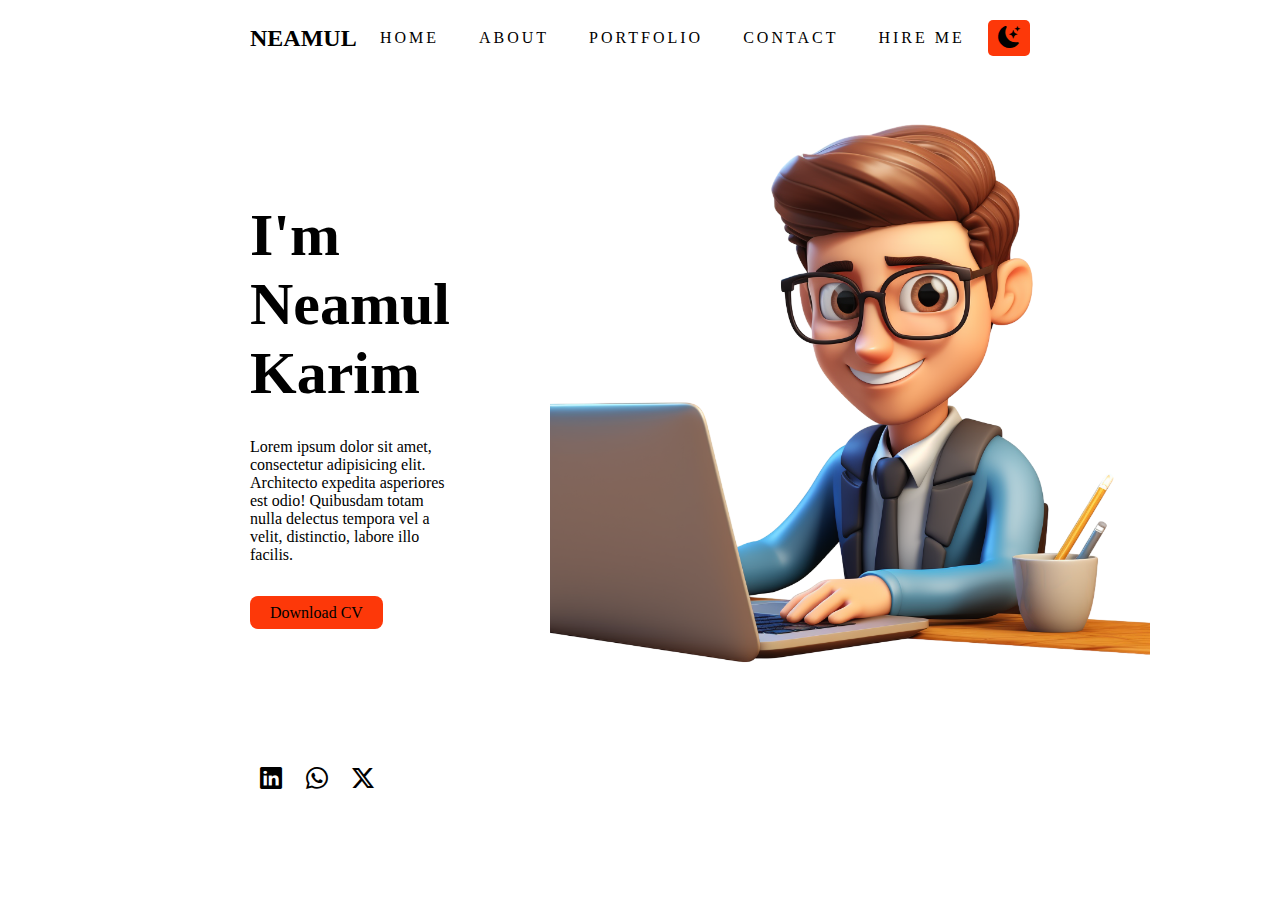
<file: index.html>
<!DOCTYPE html>
<html lang="en">
    <head>
        <meta charset="UTF-8" />
        <title>Kade</title>
        <link rel="stylesheet" href="https://cdn.jsdelivr.net/npm/bootstrap-icons@1.11.3/font/bootstrap-icons.min.css">
        <link rel="stylesheet" href="style.css">
        
        
    </head>
    <body>
        
        <header>
            <div class="container">
                <nav class="nav">
                    <div class="logo">
                    <h2>NeAmul</h2>
                </div>
                
                <div class="menu">
                    <nav>
                        <ul>
                            <li><a href="#">Home</a></li>
                            <li><a href="#">About</a></li>
                            <li><a href="#">portfolio</a></li>
                            <li><a href="#">contact</a></li>
                            <li><a href="#">Hire Me</a></li>
                        </ul>
                    </nav>
                </div>
                
                <div class="dark-mood">
                   <!--
                   <div class="change-dark">
                       <img src="moon.png" id="dark-change" alt="">
                   </div>
                   -->
                   
                    <div class="change-dark">
                        <i class="bi bi-moon-stars-fill" id="dark-change"></i>
                    </div>
                    
                    <!--
                    <div class="change-dark">
                        <i class="bi bi-sun-fill"></i>
                    </div>
                    -->
                </div>
                </nav>
            </div>
        </header>
        
        <main>
            <div class="container">
                <div class="content">
                    <div class="content-bio">
                        <h1>I'm Neamul Karim</h1>
                        <p>Lorem ipsum dolor sit amet, consectetur adipisicing elit. Architecto expedita asperiores est odio! Quibusdam totam nulla delectus tempora vel a velit, distinctio, labore illo facilis.</p>
                        <a href="#">Download CV</a>
                    </div>
                
                    <div class="fig">
                        <img src="portfolio.png" alt="">
                    </div>
                </div>
            </div>
        </main>
        
        <div class="icon">
           <div class="container">
                <a href="#"><i class="bi bi-linkedin"></i></a>
                <a href="#"><i class="bi bi-whatsapp"></i></a>
                <a href="#"><i class="bi bi-twitter-x"></i></a>
           </div>
        </div>
        
        
        <script src="main.js"></script>
    </body>
</html>
</file>
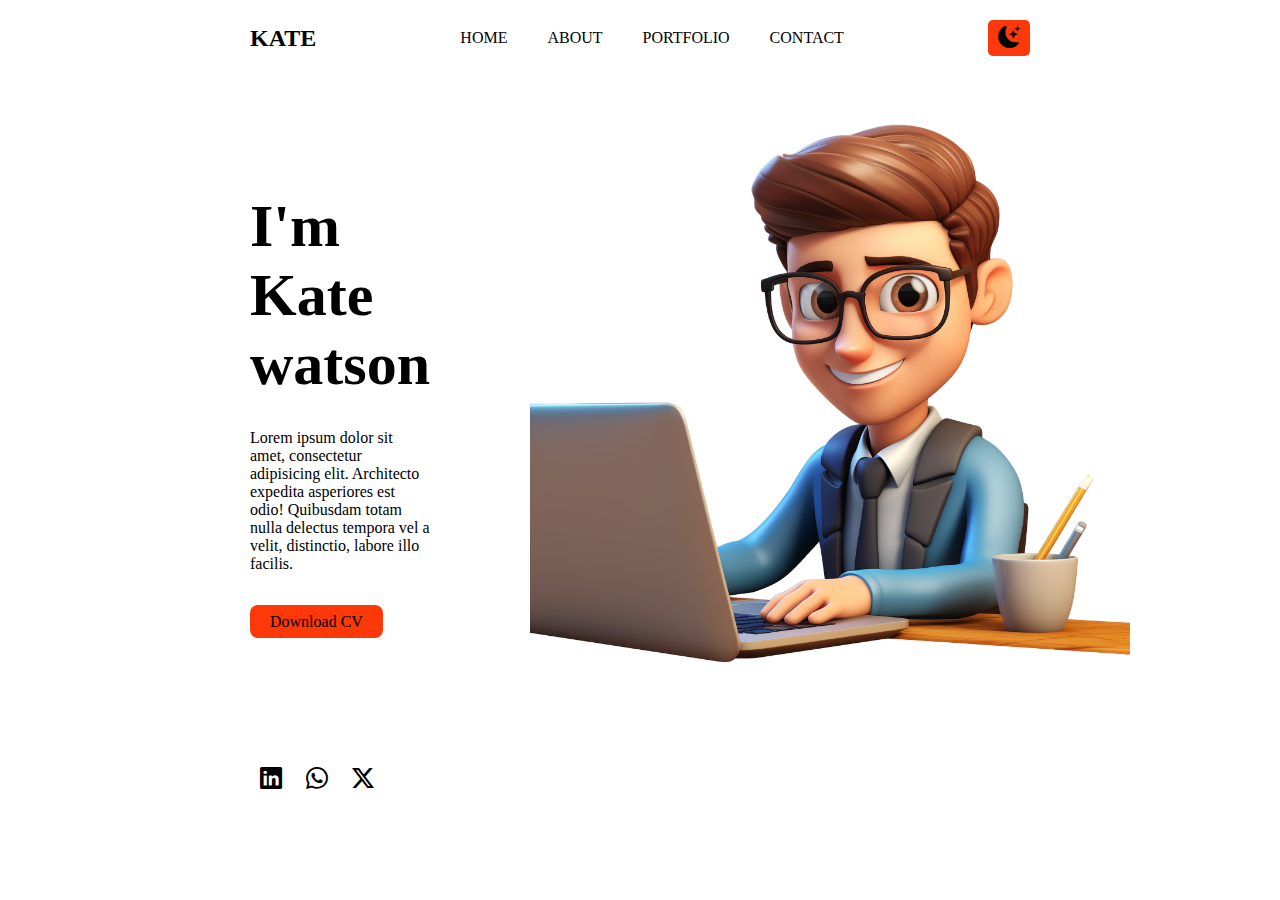
<file: kade.html>
<!DOCTYPE html>
<html lang="en">
    <head>
        <meta charset="UTF-8" />
        <title>Kade</title>
        <link rel="stylesheet" href="https://cdn.jsdelivr.net/npm/bootstrap-icons@1.11.3/font/bootstrap-icons.min.css">
        
        
        <style>
            :root {
                --primary: #fff;
                --secondary: #000;
                --warning: #fd3809;
            }
            
            .dark-theme {
                --primary: #000;
                --secondary: #fff;
            }
            
            * {
                padding: 0;
                margin: 0;
                box-sizing: border-box;
            }
            
            body {
                background: var(--primary);
            }
            
            .container {
                padding: 20px 250px;
            }
            
            .nav {
                display: flex;
                justify-content: space-between;
                align-items: center;
            }
            
            .nav .logo {
                color: var(--secondary);
                text-transform: uppercase;
                font-weight: bold;
                cursor: pointer;
                transition: 0.5s ease;
            }
            
            .nav .logo:hover {
                color: var(--warning);
            }
            
            .menu ul {
                display: flex;
                justify-content: end;
                align-items: center;
            }
            
            .menu ul li {
                list-style-type: none;
                padding: 0 20px;
            }
            
            .menu ul li a {
                text-transform: uppercase;
                color: var(--secondary);
                font-size: 16px;
                text-decoration: none;
                transition: 0.3s ease-in-out;
            }
            
            .menu ul li a:hover {
                color: var(--warning);
            }
            
            .change-dark {
                color: var(--secondary);
                font-size: 22px;
                background: var(--warning);
                padding: 5px 10px;
                border-radius: 5px;
                cursor: pointer;
            }
            
            .change-dark img {
                width: 32px;
                height: auto;
            }
            
            .change-dark .bi-sun-fill {
                color: #fff;
            }
            
            .content {
                display: flex;
                justify-content: space-between;
                align-items: center;
                height: 70vh;
                gap: 100px;
            }
            
            .content h1 {
                color: var(--secondary);
                font-size: 60px;
                margin-bottom: 30px;
            }
            
            .content p {
                color: var(--secondary);
                font-size: 16px;
                margin-bottom: 40px;
            }
            
            .content a {
                text-decoration: none;
                background: var(--warning);
                padding: 8px 20px;
                border: none;
                border-radius: 8px;
                color: var(--secondary);
                margin-top: 40px;
            }
            
            .content img {
                max-width: 600px;
                height: auto;
            }
            
            .icon a {
                text-decoration: none;
                margin: 0 10px;
            }
            
            .icon a .bi {
                font-size: 22px;
                color: var(--secondary);
            }
            
            .icon a .bi:hover {
                color: var(--warning);
            }
        </style>
    </head>
    <body>
        
        <header>
            <div class="container">
                <nav class="nav">
                    <div class="logo">
                    <h2>Kate</h2>
                </div>
                
                <div class="menu">
                    <nav>
                        <ul>
                            <li><a href="#">Home</a></li>
                            <li><a href="#">About</a></li>
                            <li><a href="#">portfolio</a></li>
                            <li><a href="#">contact</a></li>
                        </ul>
                    </nav>
                </div>
                
                <div class="dark-mood">
                   <!--
                   <div class="change-dark">
                       <img src="moon.png" id="dark-change" alt="">
                   </div>
                   -->
                   
                    <div class="change-dark">
                        <i class="bi bi-moon-stars-fill" id="dark-change"></i>
                    </div>
                    
                    <!--
                    <div class="change-dark">
                        <i class="bi bi-sun-fill"></i>
                    </div>
                    -->
                </div>
                </nav>
            </div>
        </header>
        
        <main>
            <div class="container">
                <div class="content">
                    <div class="content-bio">
                        <h1>I'm Kate watson</h1>
                        <p>Lorem ipsum dolor sit amet, consectetur adipisicing elit. Architecto expedita asperiores est odio! Quibusdam totam nulla delectus tempora vel a velit, distinctio, labore illo facilis.</p>
                        <a href="#">Download CV</a>
                    </div>
                
                    <div class="fig">
                        <img src="portfolio.png" alt="">
                    </div>
                </div>
            </div>
        </main>
        
        <div class="icon">
           <div class="container">
                <a href="#"><i class="bi bi-linkedin"></i></a>
                <a href="#"><i class="bi bi-whatsapp"></i></a>
                <a href="#"><i class="bi bi-twitter-x"></i></a>
           </div>
        </div>
        
        <script>
            var icon = document.getElementById("dark-change");
            var content = document.getElementsByTagName('body')[0];
            const theme = localStorage.getItem("theme");
            
            theme && content.classList.add(theme);
            if(theme){
                content.classList.add('dark-theme');
            }
            
            icon.onclick = function(){
                content.classList.toggle("dark-theme");
                if(content.classList.contains("dark-theme")){
                    //icon.src="sun.png";
                    
                    icon.classList.add("bi-sun-fill");
                    icon.classList.remove("bi-moon-stars-fill");
                    
                    localStorage.setItem('theme', "dark-mood");
                }else{
                    //icon.src="moon.png";
                    
                    icon.classList.remove("bi-sun-fill");
                    icon.classList.add("bi-moon-stars-fill");
                    
                    localStorage.removeItem('theme');
                }
            }
        </script>
        
    </body>
</html>
</file>
<file: style.css>
:root {
    --primary: #fff;
    --secondary: #000;
    --warning: #fd3809;
}

.dark-theme {
    --primary: #000;
    --secondary: #fff;
}
            
* {
    padding: 0;
    margin: 0;
    box-sizing: border-box;
}
            
body {
    background: var(--primary);
}
            
.container {
    padding: 20px 250px;
}
            
.nav {
    display: flex;
    justify-content: space-between;
    align-items: center;
}
            
.nav .logo {
    color: var(--secondary);
    text-transform: uppercase;
    font-weight: bold;
    cursor: pointer;
    transition: 0.5s ease;
}
            
.nav .logo:hover {
    color: var(--warning);
}
            
.menu ul {
    display: flex;
    justify-content: end;
    align-items: center;
}
            
.menu ul li {
    list-style-type: none;
    padding: 0 20px;
}
            
.menu ul li a {
    text-transform: uppercase;
    color: var(--secondary);
    font-size: 16px;
    text-decoration: none;
    letter-spacing: 3px;
    transition: 0.3s ease-in-out;
}
            
.menu ul li a:hover {
    color: var(--warning);
}
            
.change-dark {
    color: var(--secondary);
    font-size: 22px;
    background: var(--warning);
    padding: 5px 10px;
    border-radius: 5px;
    cursor: pointer;
}
            
.change-dark img {
    width: 32px;
    height: auto;
}
            
.change-dark .bi-sun-fill {
    color: #fff;
}
            
.content {
    display: flex;
    justify-content: space-between;
    align-items: center;
    height: 70vh;
    gap: 100px;
}
            
.content h1 {
    color: var(--secondary);
    font-size: 60px;
    margin-bottom: 30px;
}
            
.content p {
    color: var(--secondary);
    font-size: 16px;
    margin-bottom: 40px;
}
            
.content a {
    text-decoration: none;
    background: var(--warning);
    padding: 8px 20px;
    border: none;
    border-radius: 8px;
    color: var(--secondary);
    margin-top: 40px;
}
            
.content img {
    max-width: 600px;
    height: auto;
}
            
.icon a {
    text-decoration: none;
    margin: 0 10px;
}
            
.icon a .bi {
    font-size: 22px;
    color: var(--secondary);
}
            
.icon a .bi:hover {
    color: var(--warning);
}
</file>
